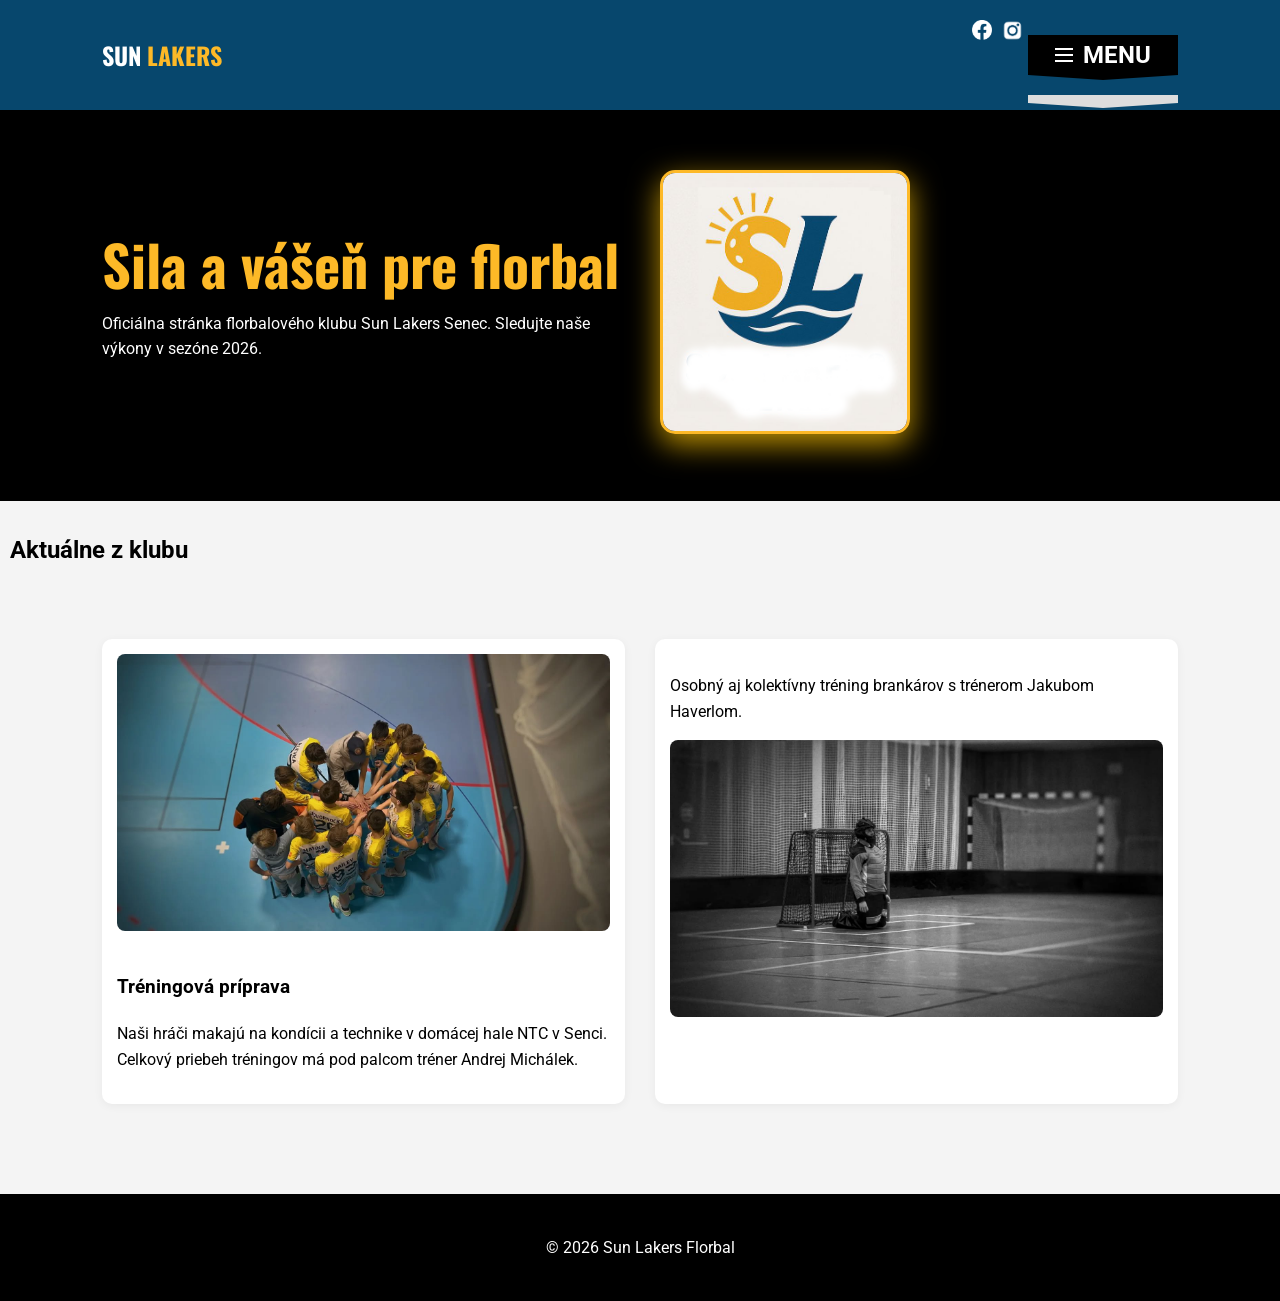
<file: index.html>
<!DOCTYPE html>
<html lang="sk">
<head>
    <meta charset="UTF-8">
    <meta name="viewport" content="width=device-width, initial-scale=1.0">
    <title>Sun Lakers - Florbalový klub</title>
    <link rel="stylesheet" href="style.css">
    <link href="https://fonts.googleapis.com/css2?family=Oswald:wght@500;700&family=Roboto:wght@300;400;700&display=swap" rel="stylesheet">
</head>
<body>
    <nav>
        <div class="logo">SUN <span>LAKERS</span></div>
        <ul>
            <a href="https://www.facebook.com/profile.php?id=61566268341693" target="_blank" class="face">
                <img src="img/facebook_.png" alt="face" class="pic_1">
            </a>
            <a href="https://www.instagram.com/sunlakers_senec/?__pwa=1" target="_blank" class="ig">
                <img src="img/instagram_.png" alt="Instagram" class="pic_2">
            </a>
        <div class="menu__">
            <div class="menu">
                <h2 class="menu-title">
                    <span class="hamburger"></span>
                    Menu
                </h2>
                <ul class="menu-dropdown">
            <li><a href="index.html" class="active">Domov</a></li>
            <li><a href="zapasy.html">Zápasy</a></li>
            <li><a href="nabor.html">Nábor</a></li>
            <li><a href="2_per.html">2% z dane</a></li>
            <li><a href="https://clubzone.sk/dashboard" >ClubZone</a></li>
                </ul>
            </div>
        </div>            

        </ul>
    </nav>

    <header class="hero">
        <div class="hero-content-wrapper">
            <div class="hero-text">
                <h1>Sila a vášeň pre florbal</h1>
                <p>Oficiálna stránka florbalového klubu Sun Lakers Senec. Sledujte naše výkony v sezóne 2026.</p>
            </div>
            <div class="hero-image-main">
                
                <img id="mojeLogo" class="logo_" src="img/logo.png" alt="Florbalový zápas Sun Lakers">
            </div>
        </div>
    </header>

    <section class="news-preview">
        <h2 class="h_2">Aktuálne z klubu</h2>
        <div class="news-grid">
            <div class="news-item">
                <img id="obrazokSlider" src="img/img_1.jpg" alt="Tréning florbalu">
                <h3>Tréningová príprava</h3>
                <p>Naši hráči makajú na kondícii a technike v domácej hale NTC v Senci. Celkový priebeh tréningov má pod palcom tréner Andrej Michálek.</p>
            </div>
            <div class="news-item">
                <h3></h3>
                <p>Osobný aj kolektívny tréning brankárov s trénerom Jakubom Haverlom.</p>
                <img src="img/img_7 .jpg" alt="Florbalová hokejka">

            </div>
        </div>
    </section>

    <footer>
        <p>&copy; 2026 Sun Lakers Florbal</p>
    </footer>
<script src="script.js"></script>
</body>
</body>
</file>
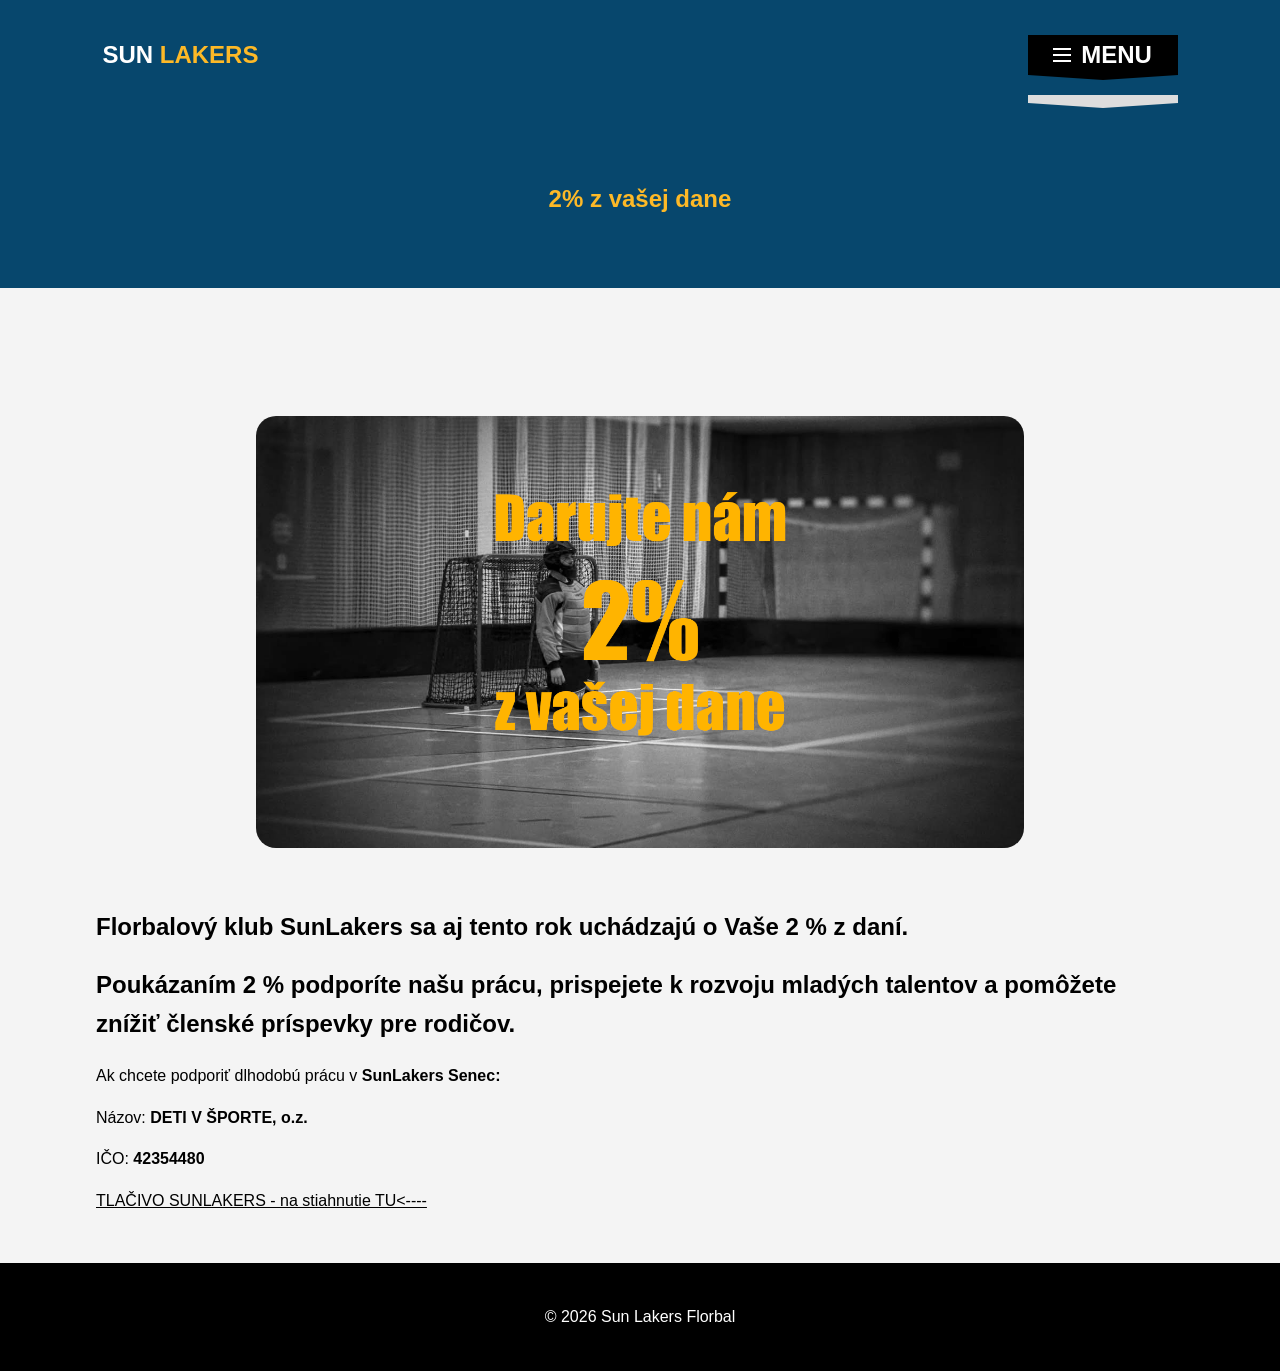
<file: 2_per.html>
<!DOCTYPE html>
<html lang="sk">

<head>
    <meta charset="UTF-8">
    <meta name="viewport" content="width=device-width, initial-scale=1.0">
    <title>O klube - Sun Lakers</title>
    <link rel="stylesheet" href="style.css">
</head>

<body>
    <nav>
        <div class="logo">SUN <span>LAKERS</span></div>
        <div class="menu__">
            <div class="menu">
                <h2 class="menu-title">
                    <span class="hamburger"></span>
                    Menu
                </h2>
                <ul class="menu-dropdown">
                    <li><a href="index.html">Domov</a></li>
                    <li><a href="zapasy.html">Zápasy</a></li>
                    <li><a href="nabor.html" class="active">Nábor</a></li>
                    <li><a href="2_per.html">2% z dane</a></li>
                    <li><a href="https://clubzone.sk/dashboard">ClubZone</a></li>
                </ul>
            </div>
        </div>
    </nav>

    <section class="sub-header">
        <h1>2% z vašej dane</h1>
    </section>
    <img src="img/img_7_.png" class="_per">
    <main class="container">
        <div class="about-flex">
            <div class="about-text">
                <h2>Florbalový klub SunLakers sa aj tento rok uchádzajú o Vaše 2 % z daní.</h2>
                <h2>
                    Poukázaním 2 % podporíte našu prácu, prispejete k rozvoju mladých talentov a pomôžete znížiť členské
                    príspevky pre rodičov.</h2>
                <p>Ak chcete podporiť dlhodobú prácu v <b>SunLakers Senec:</b></p>
                <p>Názov: <b>DETI V ŠPORTE, o.z.</b></p>
                <p>IČO: <b>42354480</b></p>
                <a href="https://www.financnasprava.sk//_img/pfsedit/Dokumenty_PFS/Zverejnovanie_dok/Vzory_tlaciv/Zavisla_cinnost_5ZD/2025/2025.12.09_vyhlasenie.pdf" target="_blank">
                    <u>TLAČIVO SUNLAKERS - na stiahnutie TU<---- </u>
                </a>
            </div>
        </div>
    </main>

    <footer>
        <p>&copy; 2026 Sun Lakers Florbal</p>
    </footer>
</body>

</html>
</file>
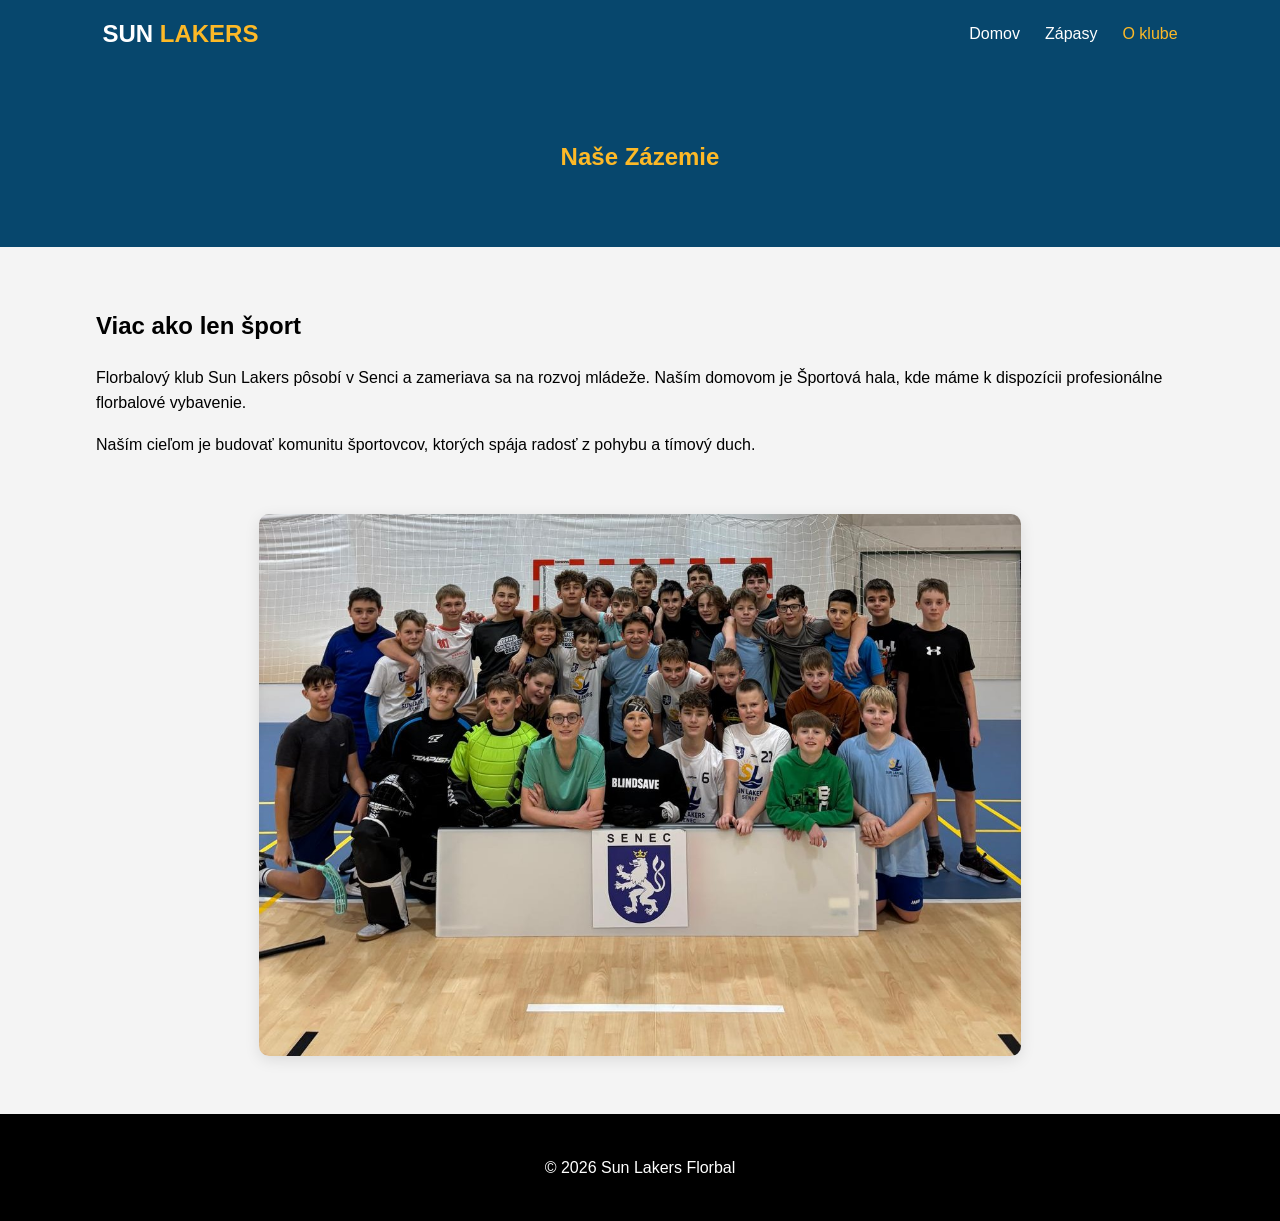
<file: klub.html>
<!DOCTYPE html>
<html lang="sk">
<head>
    <meta charset="UTF-8">
    <meta name="viewport" content="width=device-width, initial-scale=1.0">
    <title>O klube - Sun Lakers</title>
    <link rel="stylesheet" href="style.css">
</head>
<body>
    <nav>
        <div class="logo">SUN <span>LAKERS</span></div>
        <ul>
            <li><a href="index.html">Domov</a></li>
            <li><a href="zapasy.html">Zápasy</a></li>
            <li><a href="klub.html" class="active">O klube</a></li>
        </ul>
    </nav>

    <section class="sub-header">
        <h1>Naše Zázemie</h1>
    </section>

    <main class="container">
        <div class="about-flex">
            <div class="about-text">
                <h2>Viac ako len šport</h2>
                <p>Florbalový klub Sun Lakers pôsobí v Senci a zameriava sa na rozvoj mládeže. Naším domovom je Športová hala, kde máme k dispozícii profesionálne florbalové vybavenie.</p>
                <p>Naším cieľom je budovať komunitu športovcov, ktorých spája radosť z pohybu a tímový duch.</p>
            </div>
            <div class="about-image">
                <img src="img/skupinka.jpg" alt="Florbalový tím">
            </div>
        </div>
    </main>

    <footer>
        <p>&copy; 2026 Sun Lakers Florbal</p>
    </footer>
</body>
</html>
</file>
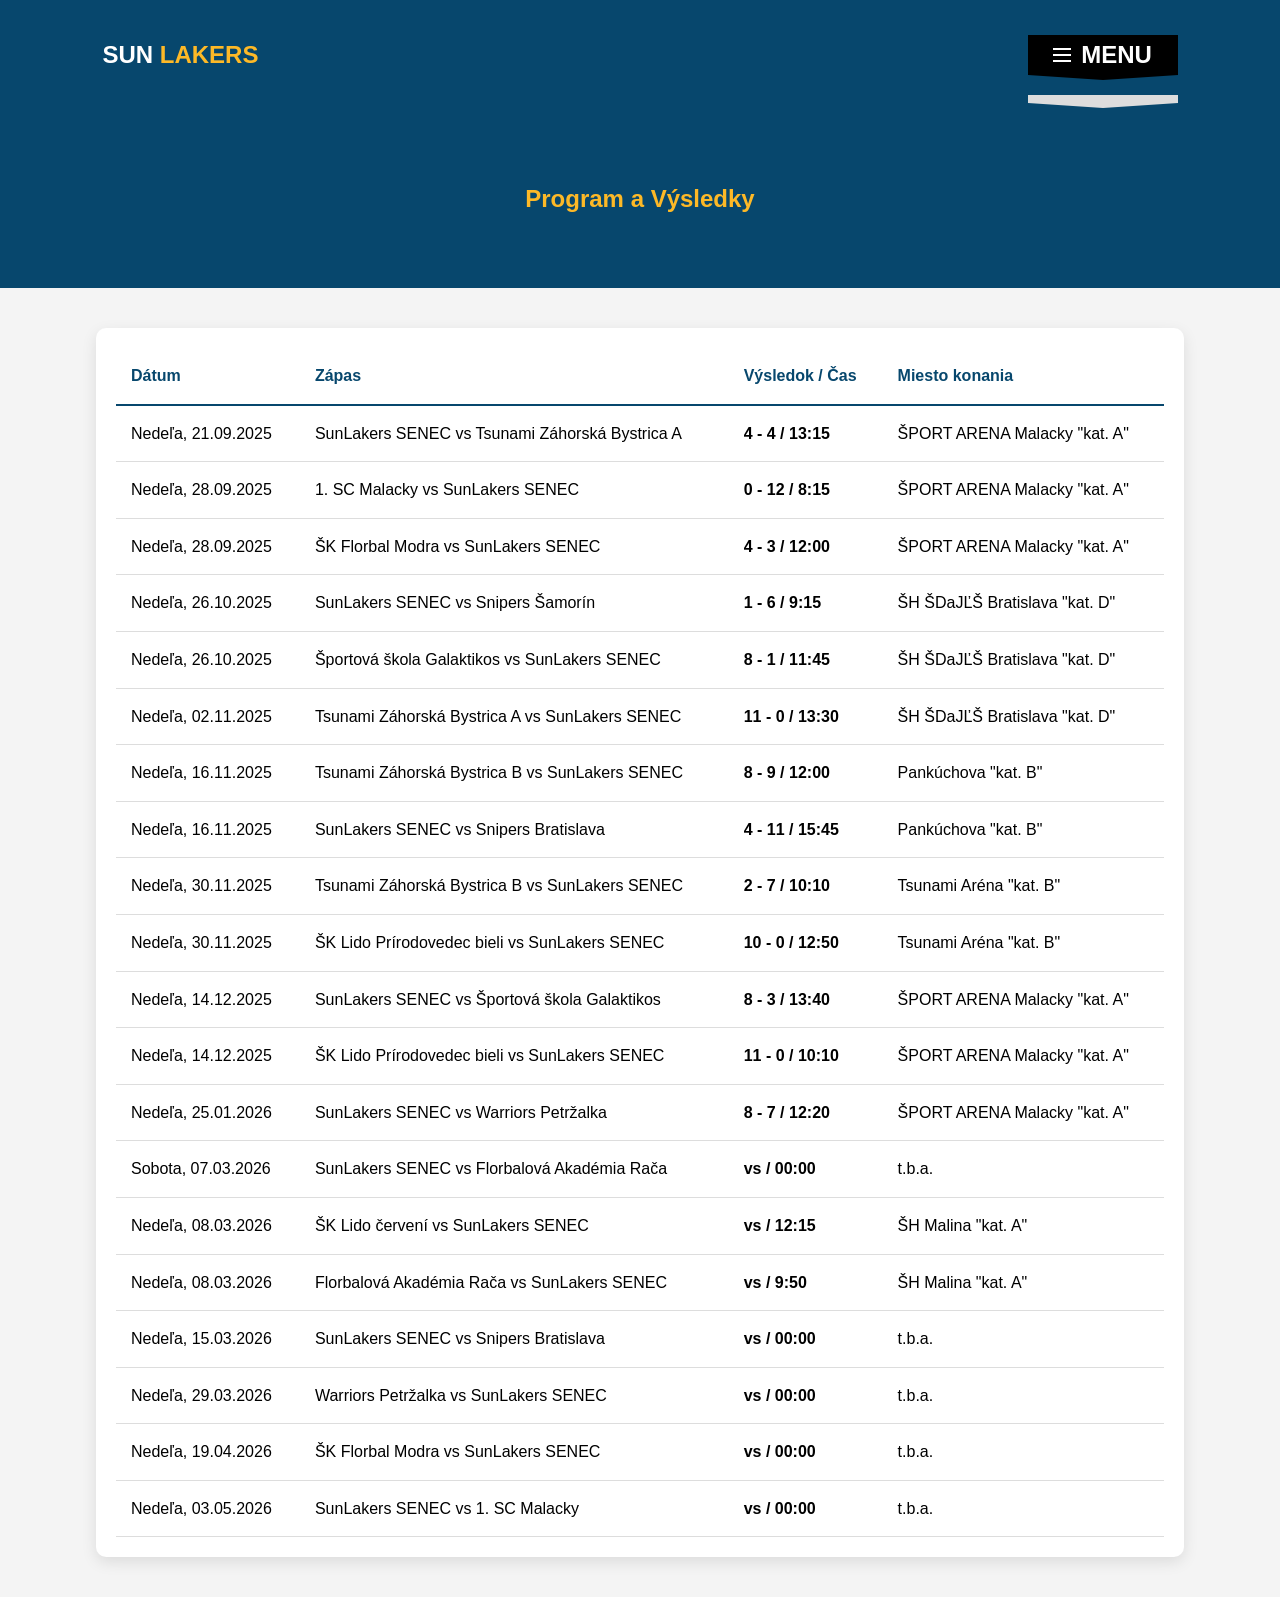
<file: mladsia.html>
<!DOCTYPE html>
<html lang="sk">
<head>
    <meta charset="UTF-8">
    <meta name="viewport" content="width=device-width, initial-scale=1.0">
    <title>Zápasy - Sun Lakers</title>
    <link rel="stylesheet" href="style.css">
</head>
<body>
    <nav>
        <div class="logo">SUN <span>LAKERS</span></div>
        <div class="menu__">
            <div class="menu">
                <h2 class="menu-title">
                    <span class="hamburger"></span>
                    Menu
                </h2>
                <ul class="menu-dropdown">
            <li><a href="index.html" >Domov</a></li>
            <li><a href="zapasy.html" class="active">Zápasy</a></li>
            <li><a href="nabor.html">Nábor</a></li>
            <li><a href="2_per.html">2% z dane</a></li>
            <li><a href="https://clubzone.sk/dashboard" >ClubZone</a></li>
                </ul>
            </div>
        </div> 
    </nav>

    <section class="sub-header">
        <h1>Program a Výsledky</h1>
    </section>

    <div class="container">
        <div id="loader">Načítavam aktuálne dáta zo SZFB...</div>
        <div class="table-responsive">
            <table id="matches-table" style="display:none;">
                <thead>
                    <tr>
                        <th>Dátum</th>
                        <th>Zápas</th>
                        <th>Výsledok / Čas</th>
                        <th>Miesto konania</th>
                    </tr>
                </thead>
                <tbody id="matches-body"></tbody>
            </table>
        </div>
    </div>

    <script src="script_.js"></script>
</body>
</html>
</file>
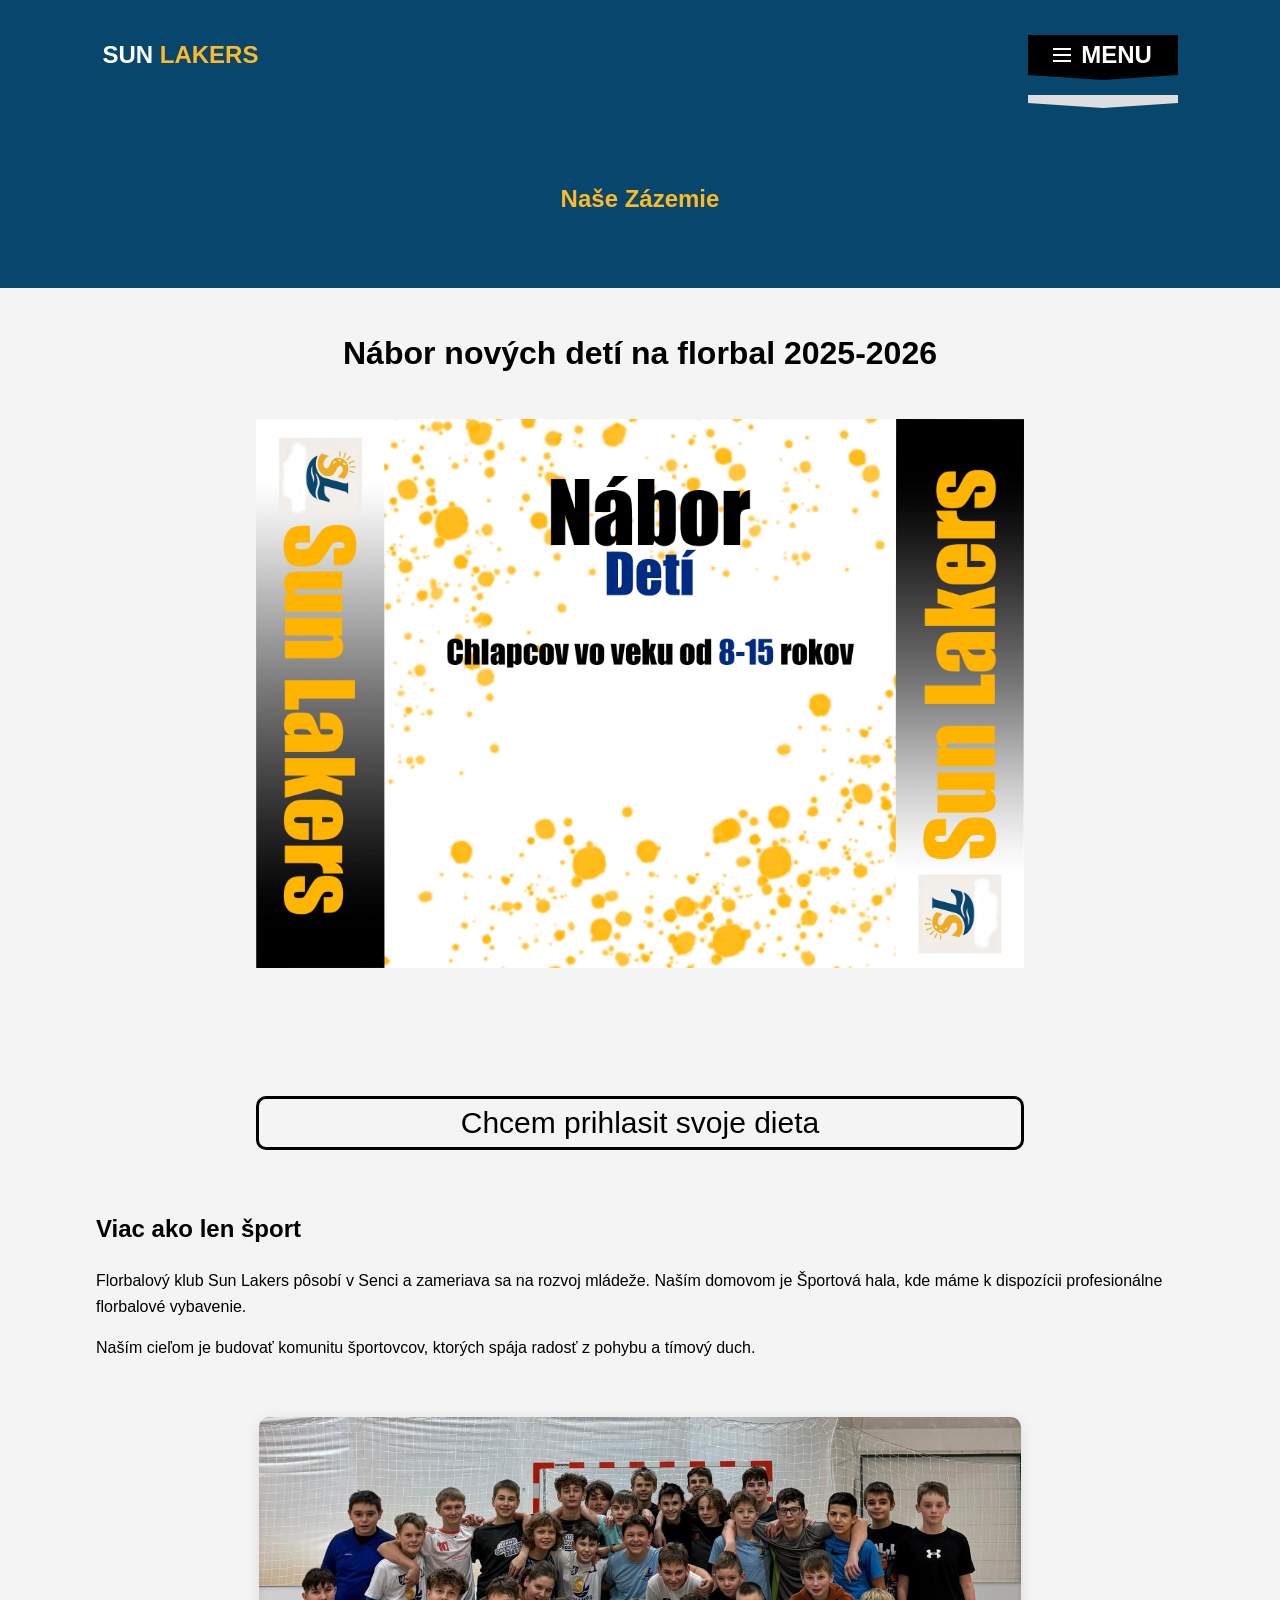
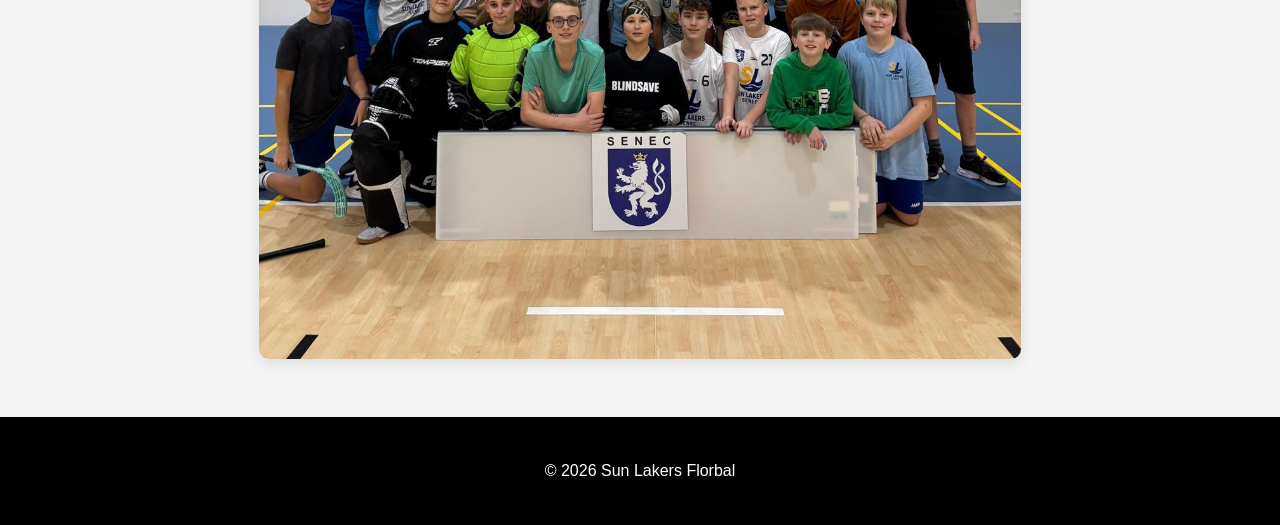
<file: nabor.html>
<!DOCTYPE html>
<html lang="sk">
<head>
    <meta charset="UTF-8">
    <meta name="viewport" content="width=device-width, initial-scale=1.0">
    <title>O klube - Sun Lakers</title>
    <link rel="stylesheet" href="style.css">
</head>
<body>
    <nav>
        <div class="logo">SUN <span>LAKERS</span></div>
        <div class="menu__">
            <div class="menu">
                <h2 class="menu-title">
                    <span class="hamburger"></span>
                    Menu
                </h2>
                <ul class="menu-dropdown">
            <li><a href="index.html" >Domov</a></li>
            <li><a href="zapasy.html">Zápasy</a></li>
            <li><a href="nabor.html" class="active">Nábor</a></li>
            <li><a href="2_per.html">2% z dane</a></li>
            <li><a href="https://clubzone.sk/dashboard" >ClubZone</a></li>
                </ul>
            </div>
        </div> 
    </nav>

    <section class="sub-header">
        <h1 >Naše Zázemie</h1>
    </section>
    <h1 class="h_1">Nábor nových detí na florbal 2025-2026</h1>
    <img src="img/nabor_sunlakers.png" class="nabor">
    <div class="prihlasky">
        <a href="prihlaska.html">Chcem prihlasit svoje dieta</a>
    </div>
    <main class="container">
        <div class="about-flex">
            <div class="about-text">
                <h2>Viac ako len šport</h2>
                <p>Florbalový klub Sun Lakers pôsobí v Senci a zameriava sa na rozvoj mládeže. Naším domovom je Športová hala, kde máme k dispozícii profesionálne florbalové vybavenie.</p>
                <p>Naším cieľom je budovať komunitu športovcov, ktorých spája radosť z pohybu a tímový duch.</p>
            </div>
            <div class="about-image">
                <img src="img/skupinka.jpg" alt="Florbalový tím">
            </div>
        </div>
    </main>

    <footer>
        <p>&copy; 2026 Sun Lakers Florbal</p>
    </footer>
</body>
</html>
</file>
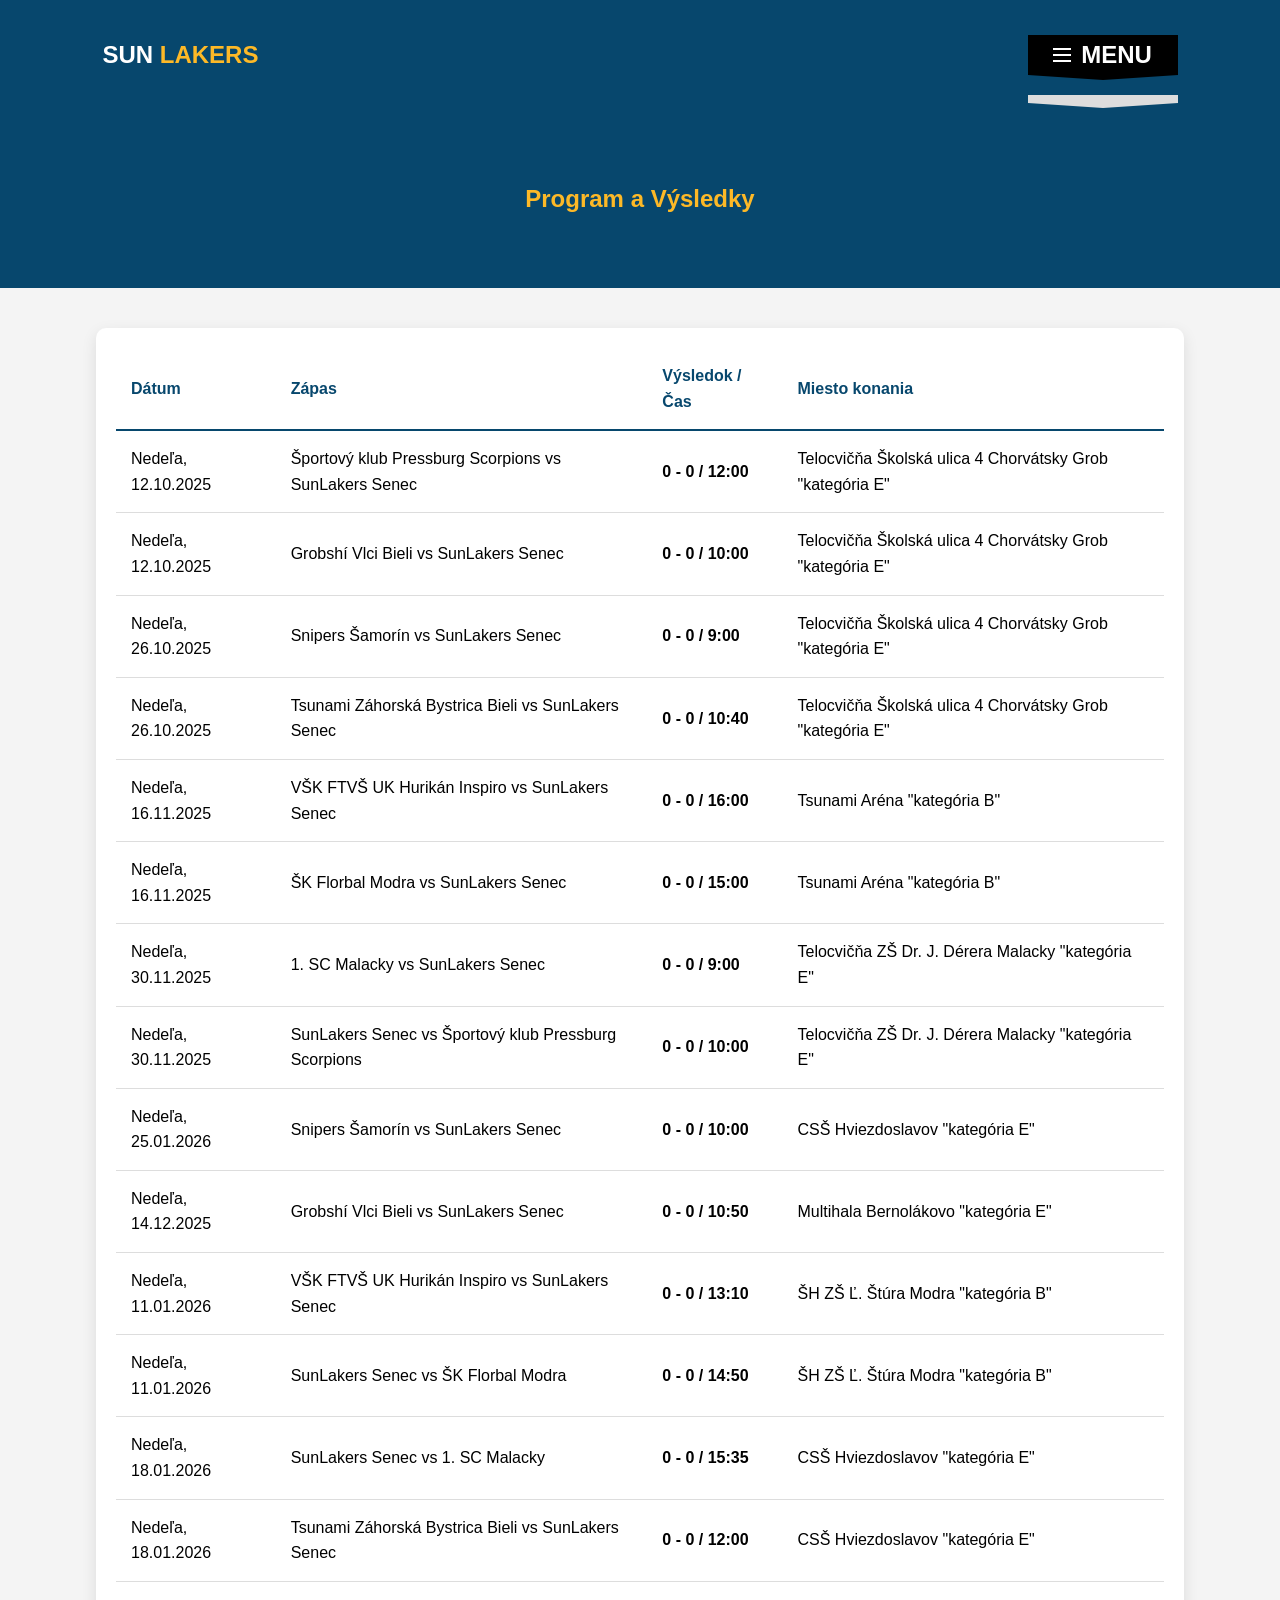
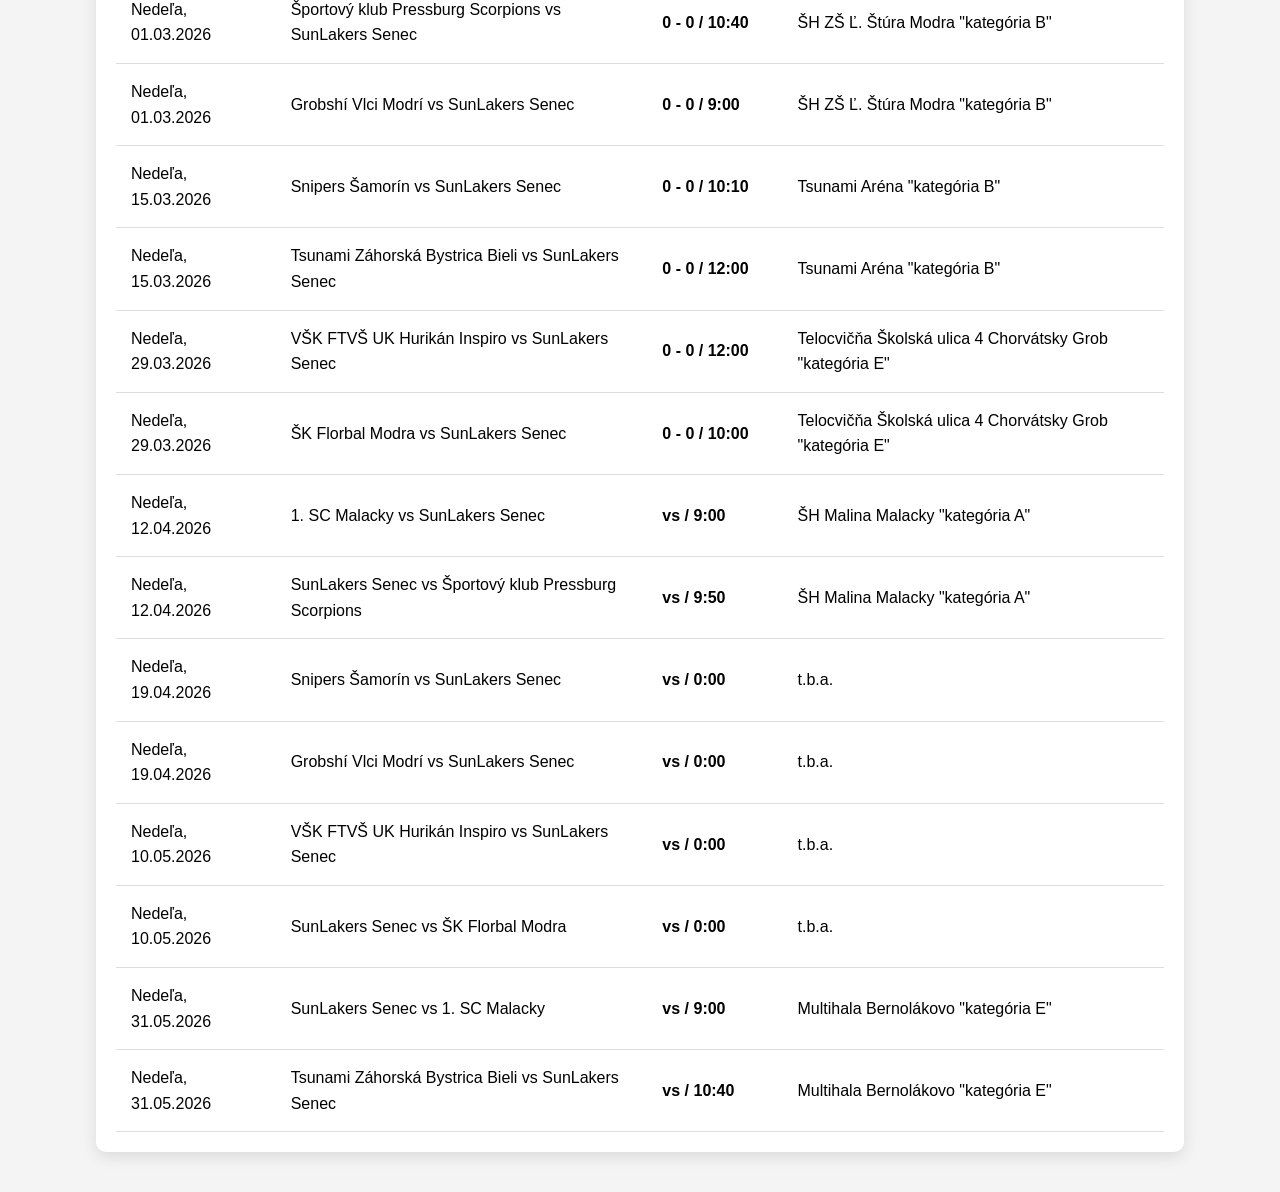
<file: naj_mladsi.html>
<!DOCTYPE html>
<html lang="sk">
<head>
    <meta charset="UTF-8">
    <meta name="viewport" content="width=device-width, initial-scale=1.0">
    <title>Zápasy - Sun Lakers</title>
    <link rel="stylesheet" href="style.css">
</head>
<body>
    <nav>
        <div class="logo">SUN <span>LAKERS</span></div>
        <div class="menu__">
            <div class="menu">
                <h2 class="menu-title">
                    <span class="hamburger"></span>
                    Menu
                </h2>
                <ul class="menu-dropdown">
            <li><a href="index.html" >Domov</a></li>
            <li><a href="zapasy.html" class="active">Zápasy</a></li>
            <li><a href="nabor.html">Nábor</a></li>
            <li><a href="2_per.html">2% z dane</a></li>
            <li><a href="https://clubzone.sk/dashboard" >ClubZone</a></li>
                </ul>
            </div>
        </div> 
    </nav>

    <section class="sub-header">
        <h1>Program a Výsledky</h1>
    </section>

    <div class="container">
        <div id="loader">Načítavam aktuálne dáta zo SZFB...</div>
        <div class="table-responsive">
            <table id="matches-table" style="display:none;">
                <thead>
                    <tr>
                        <th>Dátum</th>
                        <th>Zápas</th>
                        <th>Výsledok / Čas</th>
                        <th>Miesto konania</th>
                    </tr>
                </thead>
                <tbody id="matches-body"></tbody>
            </table>
        </div>
    </div>

    <script src="script__.js"></script>
</body>
</html>
</file>
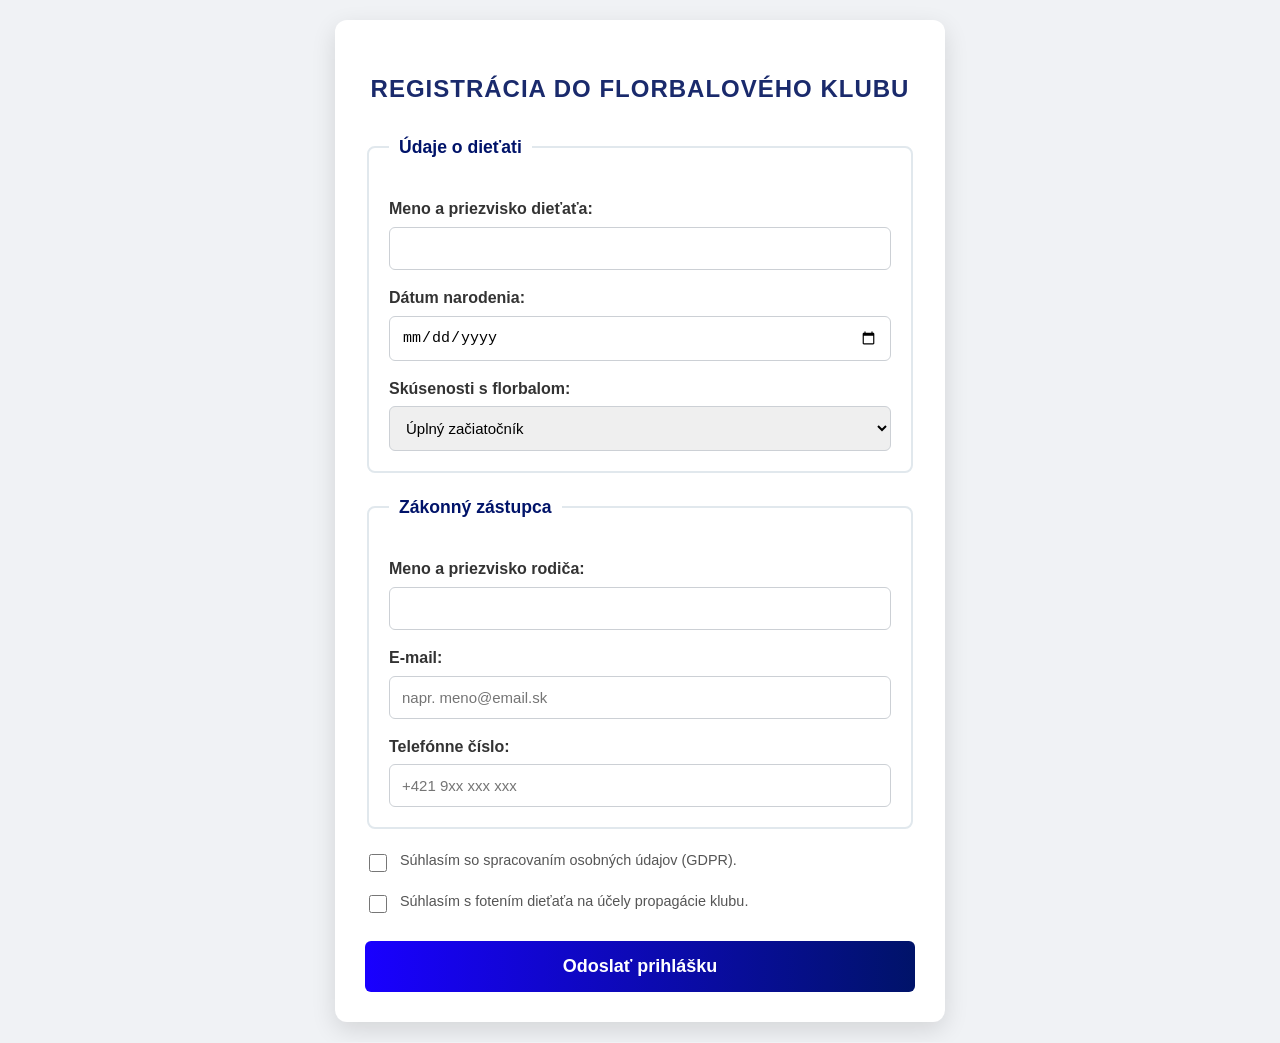
<file: prihlaska.html>
<!DOCTYPE html>
<html lang="sk">
<head>
    <meta charset="UTF-8">
    <meta name="viewport" content="width=device-width, initial-scale=1.0">
    <title>Prihláška do florbalového klubu</title>
    <link rel="stylesheet" href="style_.css">
</head>
<body>

    <form action="https://formspree.io/f/xreokooz" method="POST">
        <h2>Registrácia do florbalového klubu</h2>

        <fieldset>
            <legend>Údaje o dieťati</legend>
            
            <label for="meno_dieta">Meno a priezvisko dieťaťa:</label>
            <input type="text" id="meno_dieta" name="meno_dieta" required>

            <label for="datum_narodenia">Dátum narodenia:</label>
            <input type="date" id="datum_narodenia" name="datum_narodenia" required>

            <label for="skusenosti">Skúsenosti s florbalom:</label>
            <select id="skusenosti" name="skusenosti">
                <option value="zaciatocnik">Úplný začiatočník</option>
                <option value="mierne_pokrocily">Už hral (škola/krúžok)</option>
                <option value="pokrocily">Aktívny hráč</option>
            </select>
        </fieldset>

        <fieldset>
            <legend>Zákonný zástupca</legend>
            
            <label for="meno_rodic">Meno a priezvisko rodiča:</label>
            <input type="text" id="meno_rodic" name="meno_rodic" required>

            <label for="email">E-mail:</label>
            <input type="email" id="email" name="email" placeholder="napr. meno@email.sk" required>

            <label for="telefon">Telefónne číslo:</label>
            <input type="tel" id="telefon" name="telefon" placeholder="+421 9xx xxx xxx" required>
        </fieldset>

        <div class="checkbox-group">
            <input type="checkbox" id="gdpr" name="gdpr" required>
            <label for="gdpr">Súhlasím so spracovaním osobných údajov (GDPR).</label>
        </div>

        <div class="checkbox-group">
            <input type="checkbox" id="foto" name="foto">
            <label for="foto">Súhlasím s fotením dieťaťa na účely propagácie klubu.</label>
        </div>

        <button type="submit">Odoslať prihlášku</button>
    </form>

</body>
</html>
</file>
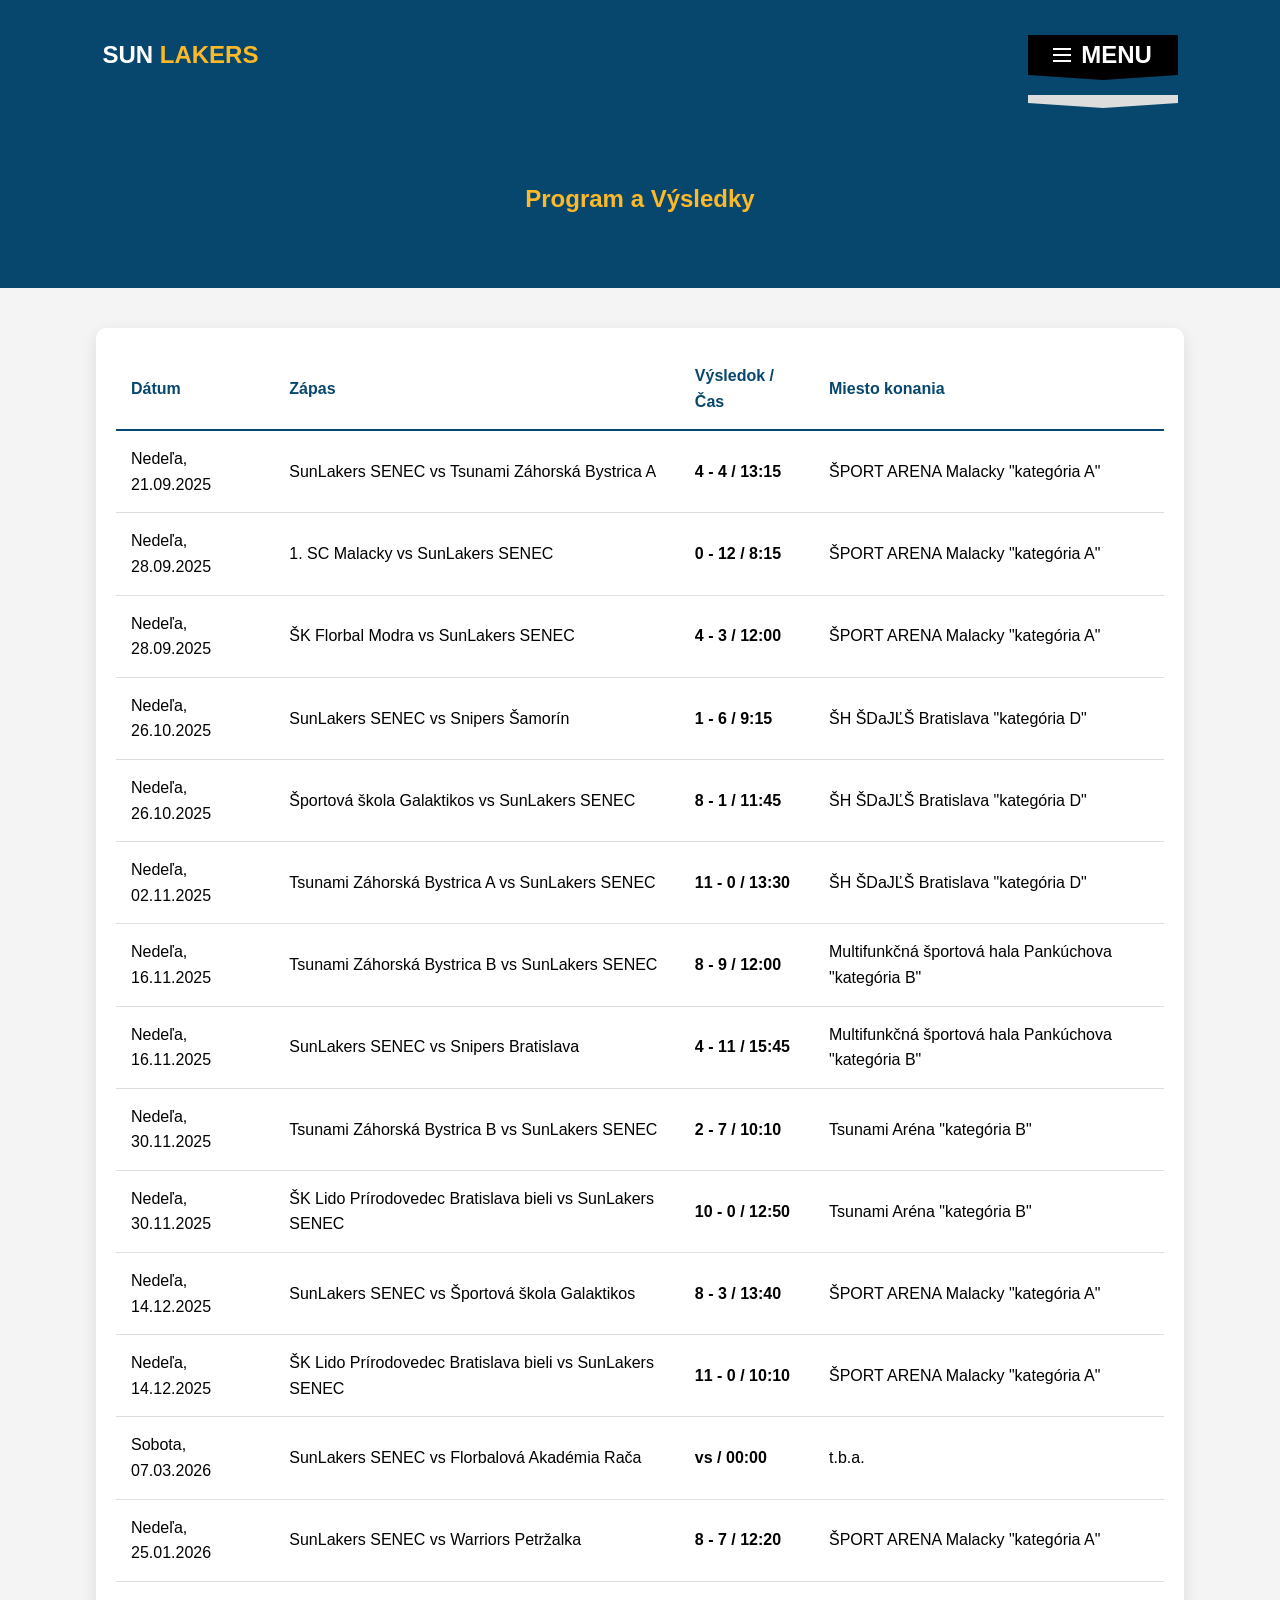
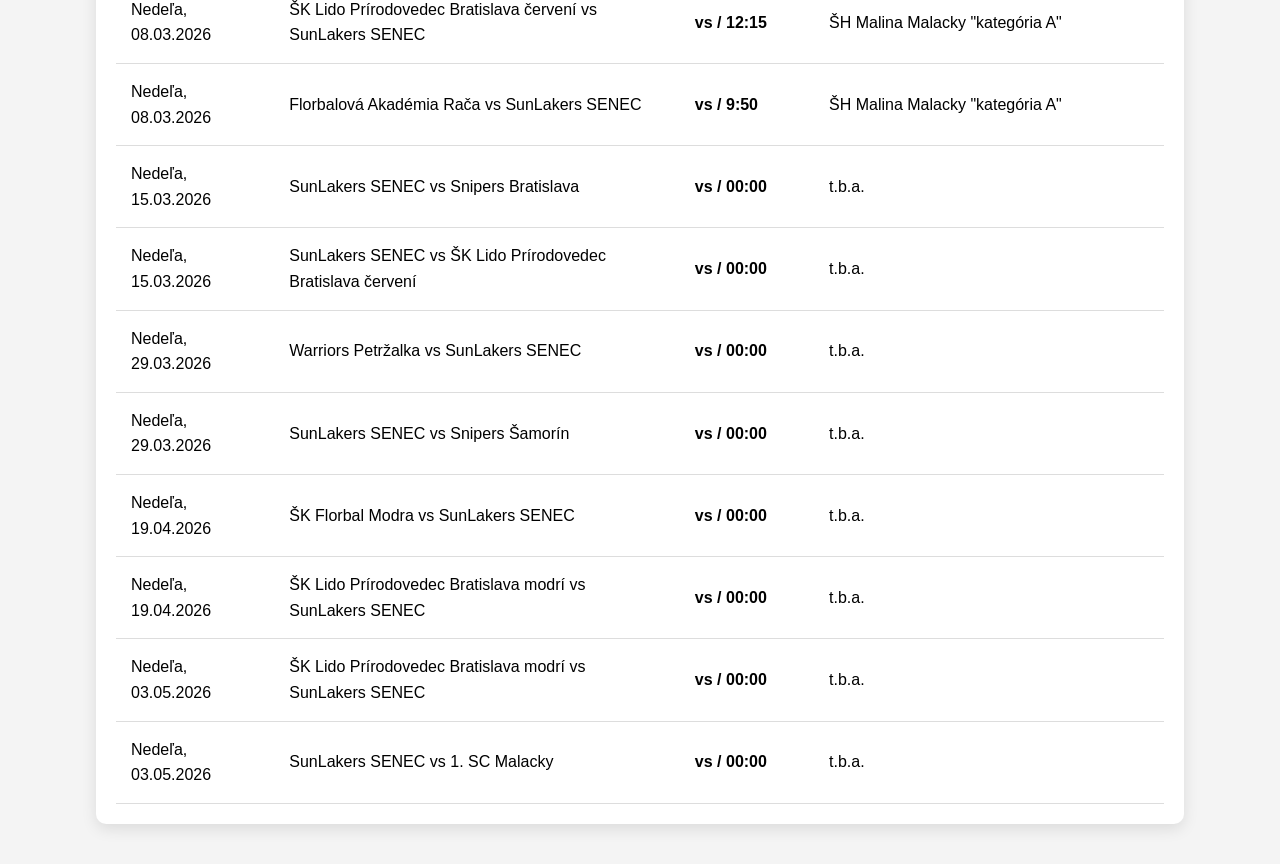
<file: starsia.html>
<!DOCTYPE html>
<html lang="sk">
<head>
    <meta charset="UTF-8">
    <meta name="viewport" content="width=device-width, initial-scale=1.0">
    <title>Zápasy - Sun Lakers</title>
    <link rel="stylesheet" href="style.css">
</head>
<body>
    <nav>
        <div class="logo">SUN <span>LAKERS</span></div>
        <div class="menu__">
            <div class="menu">
                <h2 class="menu-title">
                    <span class="hamburger"></span>
                    Menu
                </h2>
                <ul class="menu-dropdown">
            <li><a href="index.html" >Domov</a></li>
            <li><a href="zapasy.html" class="active">Zápasy</a></li>
            <li><a href="nabor.html">Nábor</a></li>
            <li><a href="2_per.html">2% z dane</a></li>
            <li><a href="https://clubzone.sk/dashboard" >ClubZone</a></li>
                </ul>
            </div>
        </div> 
    </nav>

    <section class="sub-header">
        <h1>Program a Výsledky</h1>
    </section>

    <div class="container">
        <div id="loader">Načítavam aktuálne dáta zo SZFB...</div>
        <div class="table-responsive">
            <table id="matches-table" style="display:none;">
                <thead>
                    <tr>
                        <th>Dátum</th>
                        <th>Zápas</th>
                        <th>Výsledok / Čas</th>
                        <th>Miesto konania</th>
                    </tr>
                </thead>
                <tbody id="matches-body"></tbody>
            </table>
        </div>
    </div>

    <script src="script.js"></script>
</body>
</html>
</file>
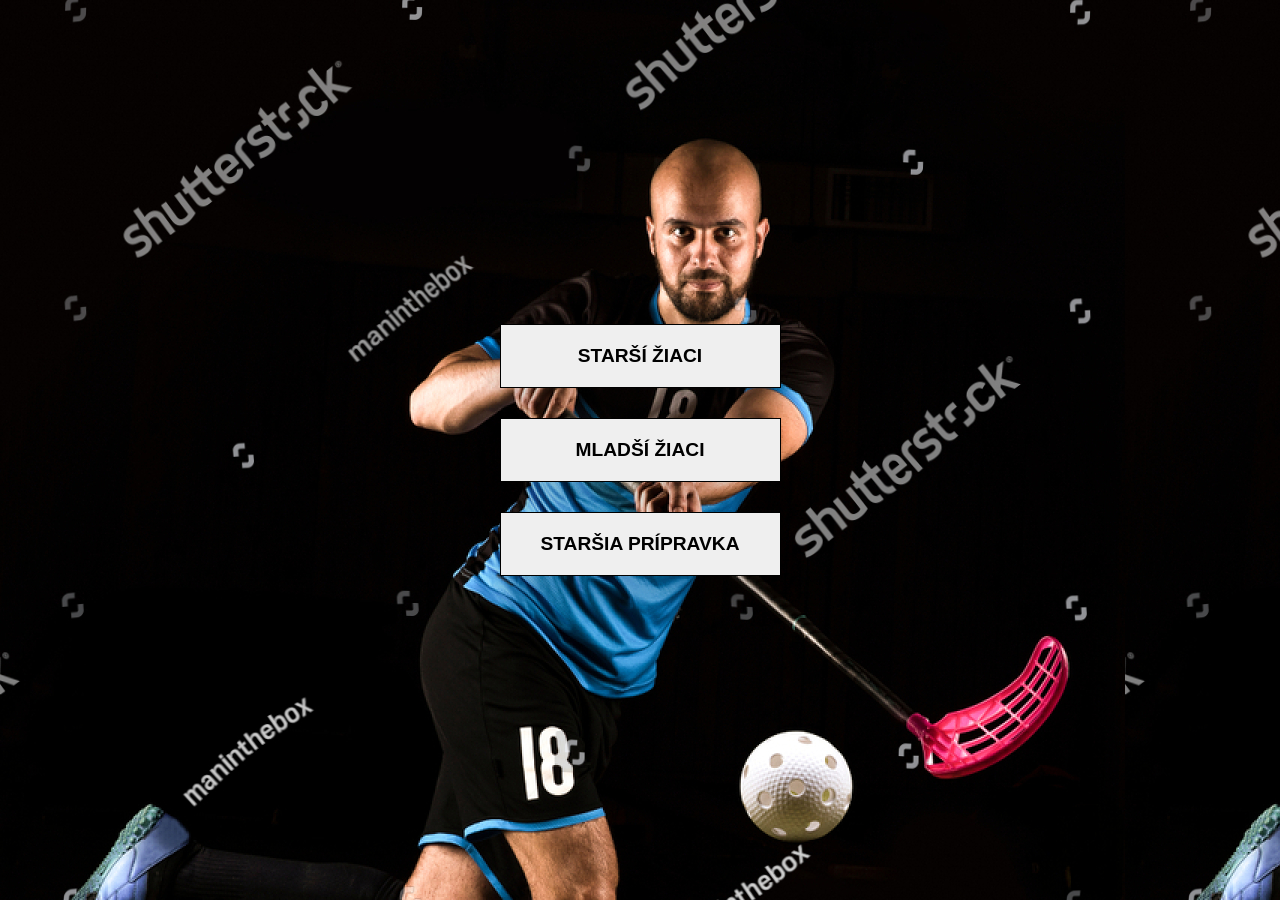
<file: zapasy.html>
<!DOCTYPE html>
<html lang="sk">
<head>
    <meta charset="UTF-8">
    <meta name="viewport" content="width=device-width, initial-scale=1.0">
    <title>Školský Portál</title>
    <link rel="stylesheet" href="style.css">

</head>
<body>
    <div class="body_">
        <div class="container_">
            <button class="btn starsi"><a href="starsia.html">Starší žiaci</a></button>
            <button class="btn mladsi"><a href="mladsia.html">Mladší žiaci</a></button>
            <button class="btn naj_mladsi"><a href="naj_mladsi.html">staršia prípravka</a></button>
        </div>
    </div>
</body>
</html>
</file>
<file: style.css>
:root {
    --primary: #fdb927;
    --secondary: #07476d;
    --dark: #000000;
    --white: #ffffff;
    --gray: #f4f4f4;
}

* {
    box-sizing: border-box;
}

body {
    font-family: 'Roboto', sans-serif;
    margin: 0;
    background: var(--gray);
    line-height: 1.6;
}

nav {
    background: var(--secondary);
    display: flex;
    justify-content: space-between;
    align-items: center;
    padding: 15px 8%;
    position: sticky;
    top: 0;
    z-index: 1000;
}

.logo {
    font-family: 'Oswald', sans-serif;
    font-size: 24px;
    color: white;
    font-weight: 700;
}

.logo span {
    color: var(--primary);
}

nav ul {
    list-style: none;
    display: flex;
    padding: 0;
    margin: 0;
}

nav ul li {
    margin-left: 25px;
}

nav ul li a {
    color: white;
    text-decoration: none;
    font-weight: 500;
    transition: 0.3s;
}

nav ul li a:hover,
nav ul li a.active {
    color: var(--primary);
}

.hero {
    background: var(--dark);
    color: white;
    padding: 60px 8%;
}

.hero-content-wrapper {
    display: flex;
    align-items: center;
    justify-content: space-between;
    gap: 40px;
    max-width: 1200px;
    margin: auto;
}

.hero-text {
    flex: 1;
}

.hero-text h1 {
    font-family: 'Oswald', sans-serif;
    font-size: 3.5rem;
    color: var(--primary);
    margin: 0;
    line-height: 1.1;
}

.hero-image-main {
    flex: 1;
}

.hero-image-main img {
    width: 100%;
    border-radius: 15px;
    border: 3px solid var(--primary);
    box-shadow: 0 10px 30px rgba(252, 194, 3, 0.753);
}

.sub-header {
    background: var(--secondary);
    color: var(--primary);
    padding: 50px 0;
    text-align: center;
    font-family: 'Oswald', sans-serif;
}

.container {
    width: 85%;
    max-width: 1100px;
    margin: 40px auto;
}

.about-flex {
    display: flex;
    gap: 40px;
    align-items: center;
    flex-wrap: wrap;
    flex-direction: column;
    
}

.about-text {
    flex: 1;
    min-width: 300px;
}

.about-image {
    flex: 1;
    min-width: 300px;
    max-width: 70%;
    height: auto;
}

.about-image img {
    width: 100%;
    border-radius: 10px;
    box-shadow: 0 4px 15px rgba(0, 0, 0, 0.1);
}

.table-responsive {
    background: white;
    border-radius: 10px;
    padding: 20px;
    box-shadow: 0 5px 15px rgba(0, 0, 0, 0.1);
    overflow-x: auto;
}

table {
    width: 100%;
    border-collapse: collapse;
}

th {
    text-align: left;
    padding: 15px;
    border-bottom: 2px solid var(--secondary);
    color: var(--secondary);
}

td {
    padding: 15px;
    border-bottom: 1px solid #ddd;
}

.news-grid {
    display: grid;
    grid-template-columns: repeat(auto-fit, minmax(300px, 1fr));
    gap: 30px;
    padding: 40px 8%;
}

.news-item {
    background: white;
    padding: 15px;
    border-radius: 10px;
    box-shadow: 0 2px 10px rgba(0, 0, 0, 0.05);
}

.news-item img {
    width: 100%;
    border-radius: 8px;
    margin-bottom: 15px;
}

footer {
    background: var(--dark);
    color: white;
    text-align: center;
    padding: 25px;
    margin-top: 50px;
}

@media (max-width: 768px) {
    .hero-content-wrapper {
        flex-direction: column;
        text-align: center;
    }

    .hero-text h1 {
        font-size: 2.5rem;
    }
}
.logo_{
    max-width: 250px;
    width: 100%;
    height: auto;
}
.h_2{
    padding: 10px;
}

#obrazokSlider {
    transition: opacity 0.3s ease-in-out;
    opacity: 1;
}

#obrazokSlider.hidden {
    opacity: 0;
}
.pic_1{
    width: 20px;
    margin: 5px;
}
.pic_2{
    width: 21px;
    margin: 5px;
}
        .body_ {
            margin: 0;
            padding: 0;
            height: 100vh;
            display: flex;
            flex-direction: column;
            justify-content: center;
            align-items: center;
            font-family: 'Segoe UI', Tahoma, Geneva, Verdana, sans-serif;
            background-image: url(img/stock-photo-low-key-photography-of-a-shooting-floorball-player-1071855230.jpg);

        }

        .container_{
            display: flex;
            gap: 30px;
            flex-direction: column;
        }

        .btn {
            padding: 20px 40px;
            font-size: 1.2rem;
            font-weight: bold;
            text-transform: uppercase;
            border: none;
            cursor: pointer;
            color: rgb(0, 0, 0);
            box-shadow: 0 30px 20px rgba(0,0,0,0.15);
            transition: all 0.3s ease;
            outline: none;
            border: #000 1px solid;
        }
        .starsi:hover {
            background: #001369;
            transform: translateY(-5px);
            box-shadow: 0 15px 25px rgba(0,0,0,0.25);
            border-radius: 50px; 
        }

        .mladsi:hover {
            background: #1900f7;
            transform: translateY(-5px);
            box-shadow: 0 15px 25px rgba(0,0,0,0.25);
            border-radius: 50px; 
        }
        .naj_mladsi:hover {
            background: #008cff;
            transform: translateY(-5px);
            box-shadow: 0 15px 25px rgba(0,0,0,0.25);
            border-radius: 50px; 
        }

        .btn:active {
            transform: translateY(0);
        }
        .btn:hover{
            color: #fff
        }
a {
  text-decoration: none;
  color: inherit;
  display: block;
}
.h_1{
    margin: 40px;
    display: flex;
    justify-content: center;
}
.nabor{
    display: flex;
    margin-left: 20%;
    max-width: 60%;
    height: auto;
}
.menu {
  position: relative;
  cursor: pointer;
  display: inline-block;
}

.menu-title {
  display: flex;
  justify-content: center;
  align-items: center;
  width: 150px;
  height: 40px;
  background: #000;
  text-align: center;
  color: #ffffff;
  font-weight: bold;
  text-transform: uppercase;
  transition: 0.3s background-color;
  position: relative;
}

.menu-title:before {
  content: "";
  position: absolute;
  top: 100%;
  left: 0;
  right: 0;
  margin: 0 auto;
  width: 0;
  height: 0;
  border-top: 5px solid #000;
  border-left: 75px solid transparent;
  border-right: 75px solid transparent;
  z-index: 101;
  transition: 0.2s 0.2s border-top-width ease-out, 0.3s border-top-color;
}

.menu-title:hover {
  background: #000;
}

.menu-title:hover:before {
  border-top-color: #000;
}

.menu:hover > .menu-title:before {
  border-top-width: 0;
}


.menu-title:after {
  content: "";
  position: absolute;
  bottom: 0;
  left: 0;
  right: 0;
  margin: 0 auto;
  width: 0;
  height: 0;
  border-left: 75px solid transparent;
  border-right: 75px solid transparent;
  border-bottom: 0 solid #ebebeb;
  z-index: 101;
  transition: 0.2s border-bottom-width ease-in;
}

.menu:hover > .menu-title:after {
  border-bottom-width: 5px;
}

.menu-dropdown {
  min-width: 100%;
  position: absolute;
  right: 0; 
  left: auto;
  background: #ebebeb;
  z-index: 100;
  transition: 0.5s padding, 0.5s background-color;
  padding: 15px 0;
}

.menu-dropdown:after {
  content: "";
  position: absolute;
  top: 100%;
  left: 0;
  right: 0;
  margin: 0 auto;
  width: 0;
  height: 0;
  border-top: 5px solid #ebebeb;
  border-left: 75px solid transparent;
  border-right: 75px solid transparent;
  z-index: 101;
  transition: 0.5s border-top-color;
}

.menu:not(:hover) > .menu-dropdown {
  padding: 4px 0;
  background: #dddddd;
  z-index: 99;
}

.menu:not(:hover) > .menu-dropdown:after {
  border-top-color: #dddddd;
}

.menu-dropdown > li {
  overflow: hidden;
  height: 30px;
  padding: 5px 15px;
  white-space: nowrap;
  transition: 0.5s all cubic-bezier(0.73, 0.32, 0.34, 1.5);
}

.menu-dropdown > li:hover {
  background: rgba(0, 0, 0, 0.1);
}

.menu:not(:hover) > .menu-dropdown > li {
  visibility: hidden;
  height: 0;
  padding-top: 0;
  padding-bottom: 0;
  color: rgba(0, 0, 0, 0);
}
.menu__{
    width: fit-content;
}
.hamburger {
  width: 18px;
  height: 2px;
  background: #fff;
  display: block;
  position: relative;
  margin-right: 10px;
}

.hamburger:before,
.hamburger:after {
  content: "";
  width: 18px;
  height: 2px;
  background: #fff;
  position: absolute;
  left: 0;
}

.hamburger:before {
  top: -6px;
}

.hamburger:after {
  bottom: -6px;
}
.menu-dropdown li a {
    display: block;
    width: 100%;
    height: 100%;
    color: inherit;
    text-decoration: none;
}
.menu-dropdown {
    display: block;
}

.menu-dropdown > li {
    display: block;
    width: 100%;
}
.prihlasky{
    display: flex;
    justify-content: center;
    margin-left: 20%;
    align-items: center;
    margin-top: 10%;
    font-size: 30px;
    max-width: 60%;
    height: auto;
    border-radius: 10px;
    border: #000 solid;
    transition: all 0.3s;
}
.prihlasky:hover{
    background-color: #fdb927;
    transition: all 0.3s;
    box-shadow: 0 30px 20px rgba(0,0,0,0.15);
}
._per{
    display: flex;
    margin-top: 10%;
    margin-left: 20%;
    max-width: 60%;
    height: auto;
    border-radius: 20px;
}
</file>
<file: style_.css>
body {
    font-family: 'Segoe UI', Tahoma, Geneva, Verdana, sans-serif;
    line-height: 1.6;
    background-color: #f0f2f5;
    display: flex;
    justify-content: center;
    padding: 20px;
    margin: 0;
}


form {
    background: #ffffff;
    max-width: 550px;
    width: 100%;
    padding: 30px;
    border-radius: 12px;
    box-shadow: 0 8px 24px rgba(0,0,0,0.12);
}

h2 {
    color: #1a2a6c;
    text-align: center;
    margin-bottom: 25px;
    text-transform: uppercase;
    letter-spacing: 1px;
}


fieldset {
    border: 2px solid #e1e8ed;
    margin-bottom: 20px;
    padding: 20px;
    border-radius: 8px;
    transition: border-color 0.3s ease;
}

fieldset:hover {
    border-color: #001369;
}

legend {
    font-weight: bold;
    color: #001369;
    padding: 0 10px;
    font-size: 1.1em;
}


label {
    display: block;
    margin-top: 15px;
    font-weight: 600;
    color: #333;
}

input[type="text"], 
input[type="email"], 
input[type="date"], 
input[type="tel"], 
select {
    width: 100%;
    padding: 12px;
    margin-top: 5px;
    border: 1px solid #ccd0d5;
    border-radius: 6px;
    box-sizing: border-box;
    font-size: 15px;
    outline: none;
}

input:focus, select:focus {
    border-color: #1a2a6c;
    box-shadow: 0 0 5px rgba(26, 42, 108, 0.2);
}


.checkbox-group {
    display: flex;
    align-items: flex-start;
    gap: 10px;
    margin-top: 15px;
    cursor: pointer;
}

.checkbox-group input {
    margin-top: 5px;
    width: 18px;
    height: 18px;
    cursor: pointer;
}

.checkbox-group label {
    margin-top: 0;
    font-weight: normal;
    font-size: 0.9em;
    color: #555;
    cursor: pointer;
}


button {
    background: linear-gradient(to right, #1900ff, #001369);
    color: white;
    padding: 15px;
    border: none;
    border-radius: 6px;
    cursor: pointer;
    width: 100%;
    font-size: 18px;
    font-weight: bold;
    margin-top: 25px;
    transition: transform 0.2s, background 0.3s;
}

button:hover {
    transform: translateY(-2px);
    box-shadow: 0 4px 12px rgba(211, 84, 0, 0.3);
}

button:active {
    transform: translateY(0);
}

@media (max-width: 480px) {
    form {
        padding: 15px;
    }
    fieldset {
        padding: 10px;
    }
}
</file>
